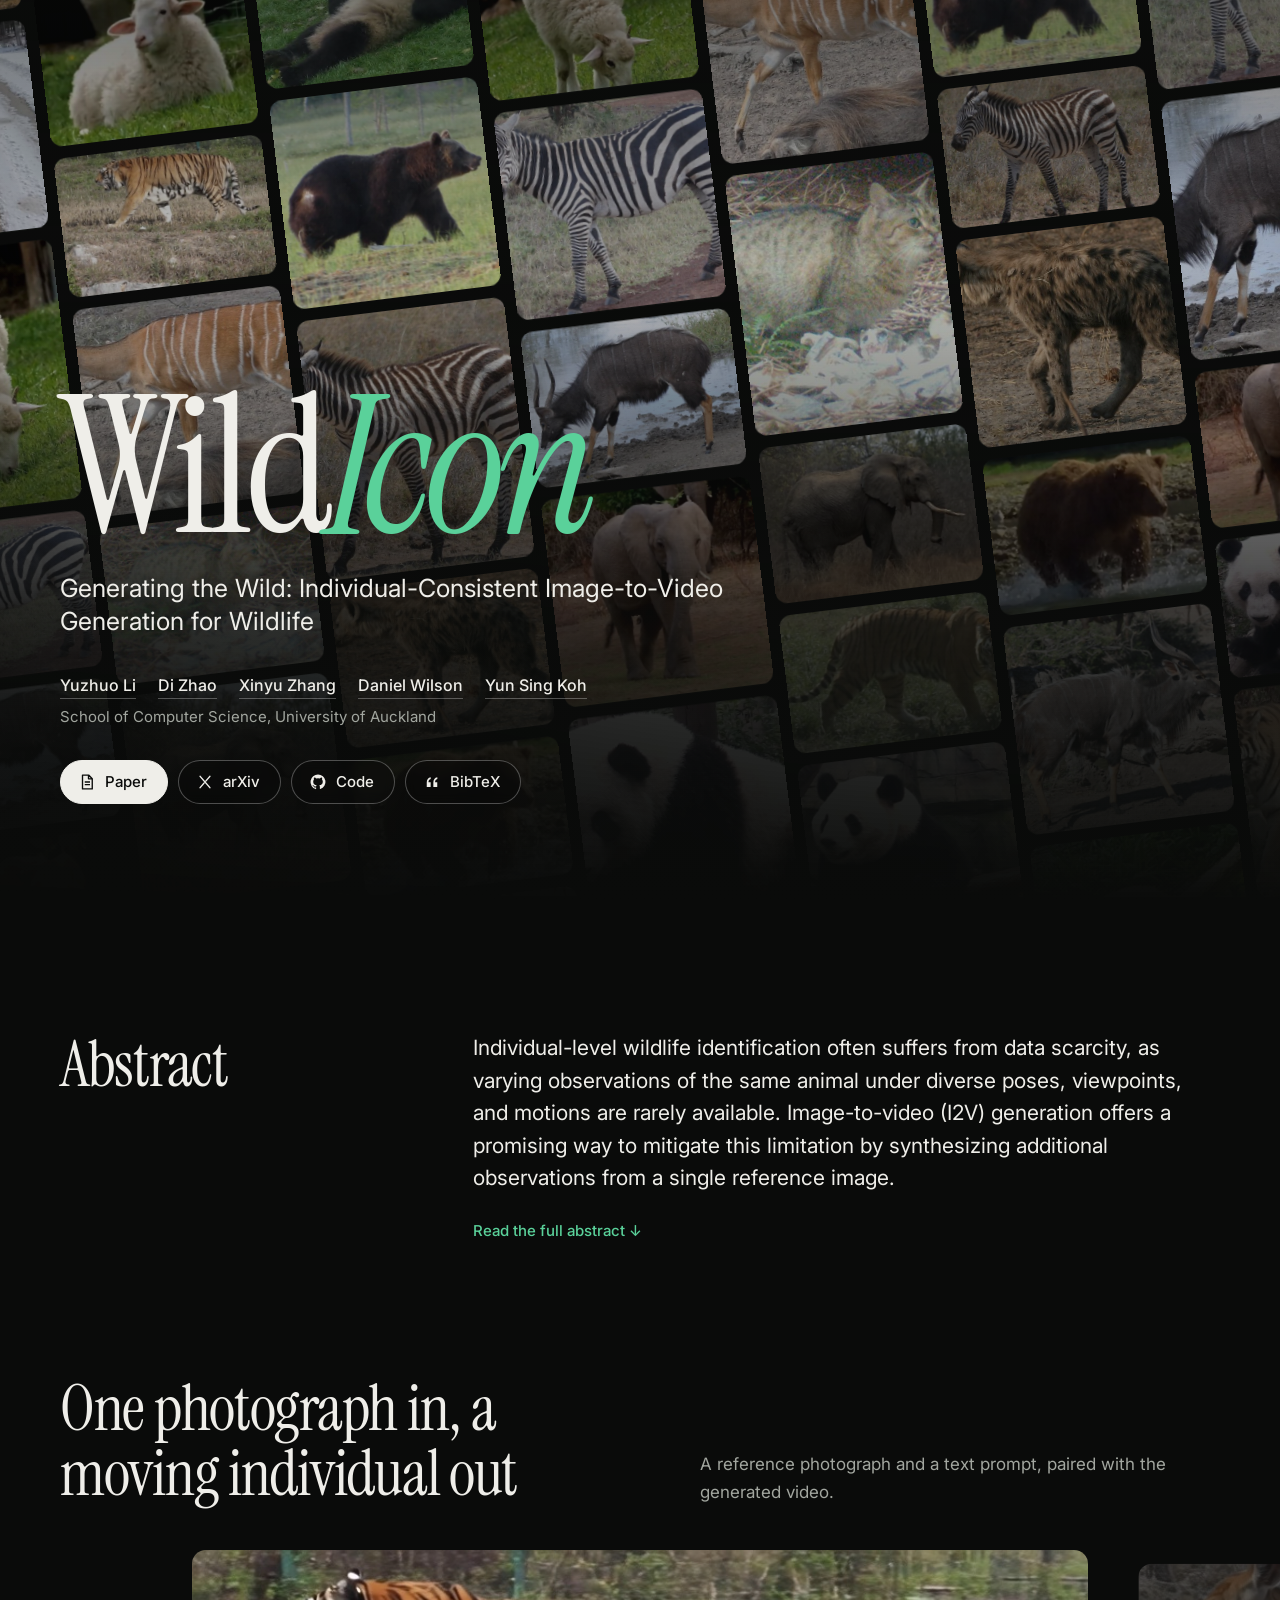
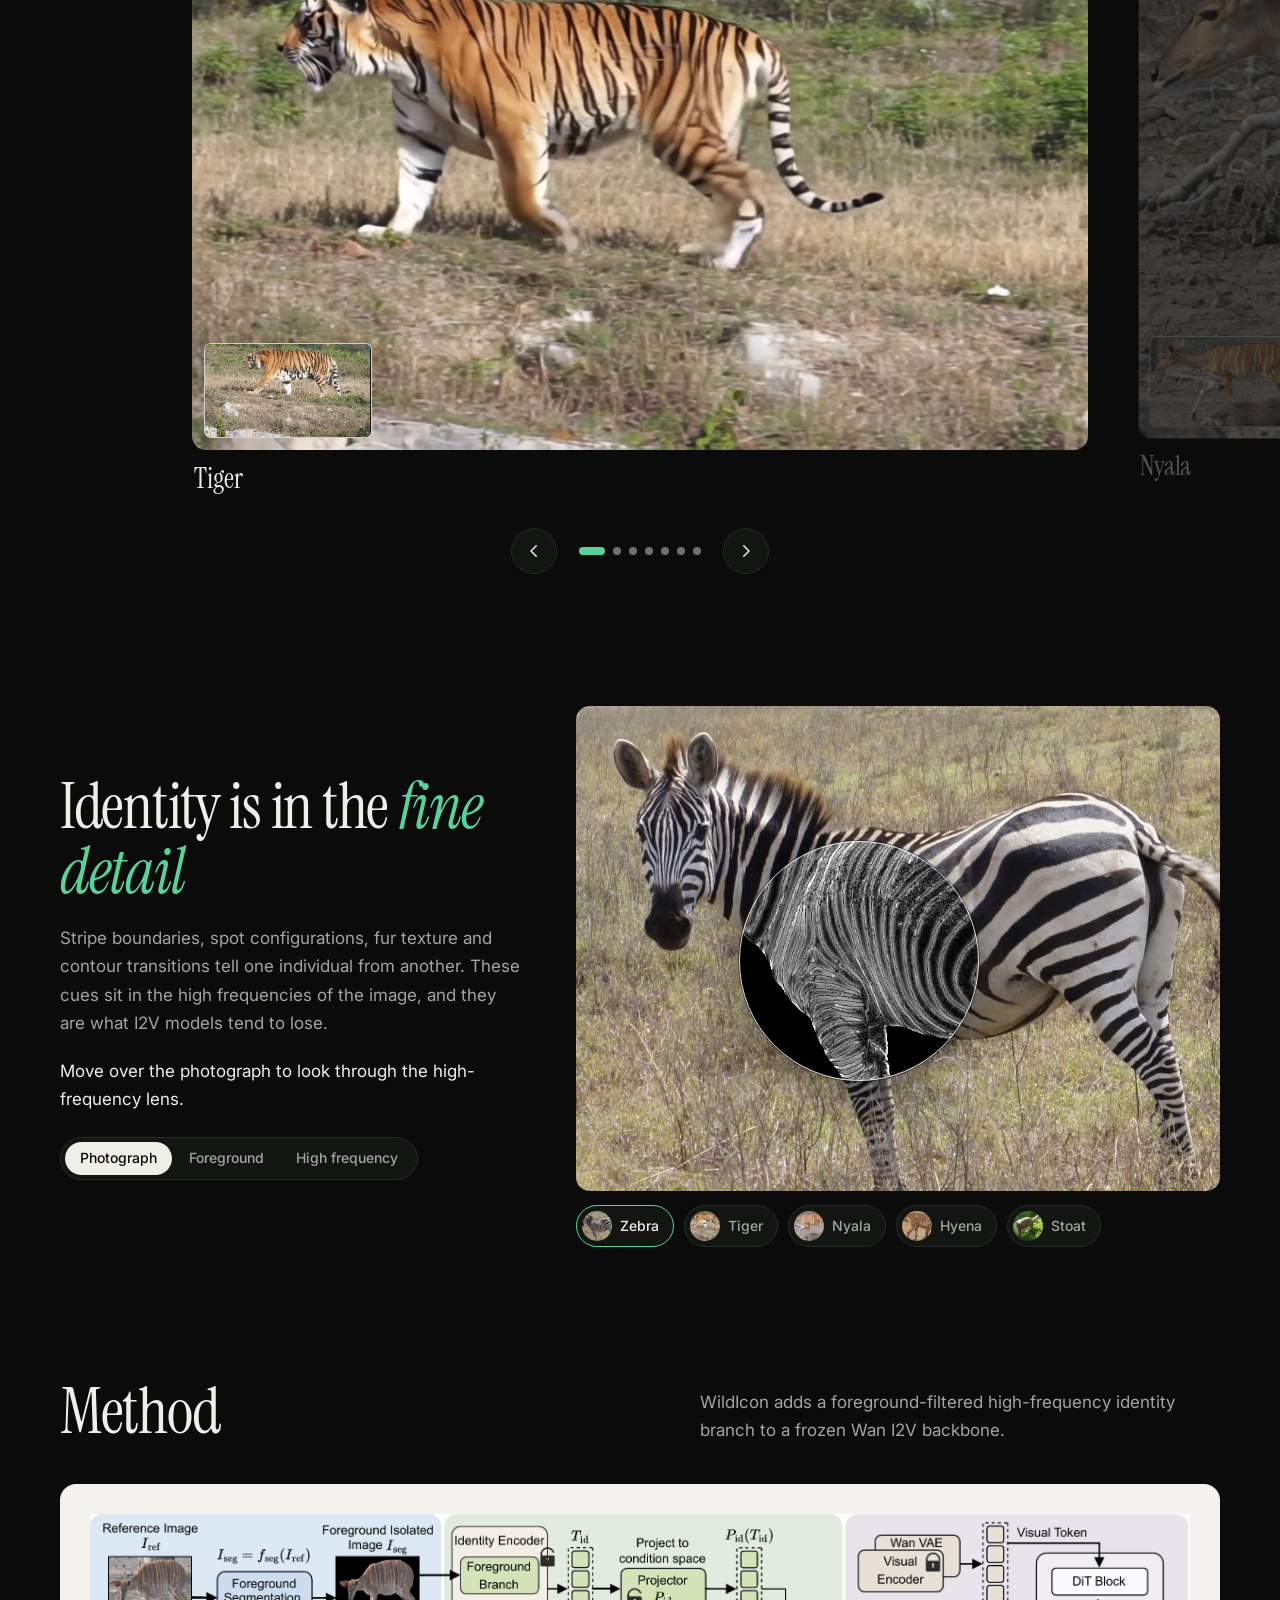
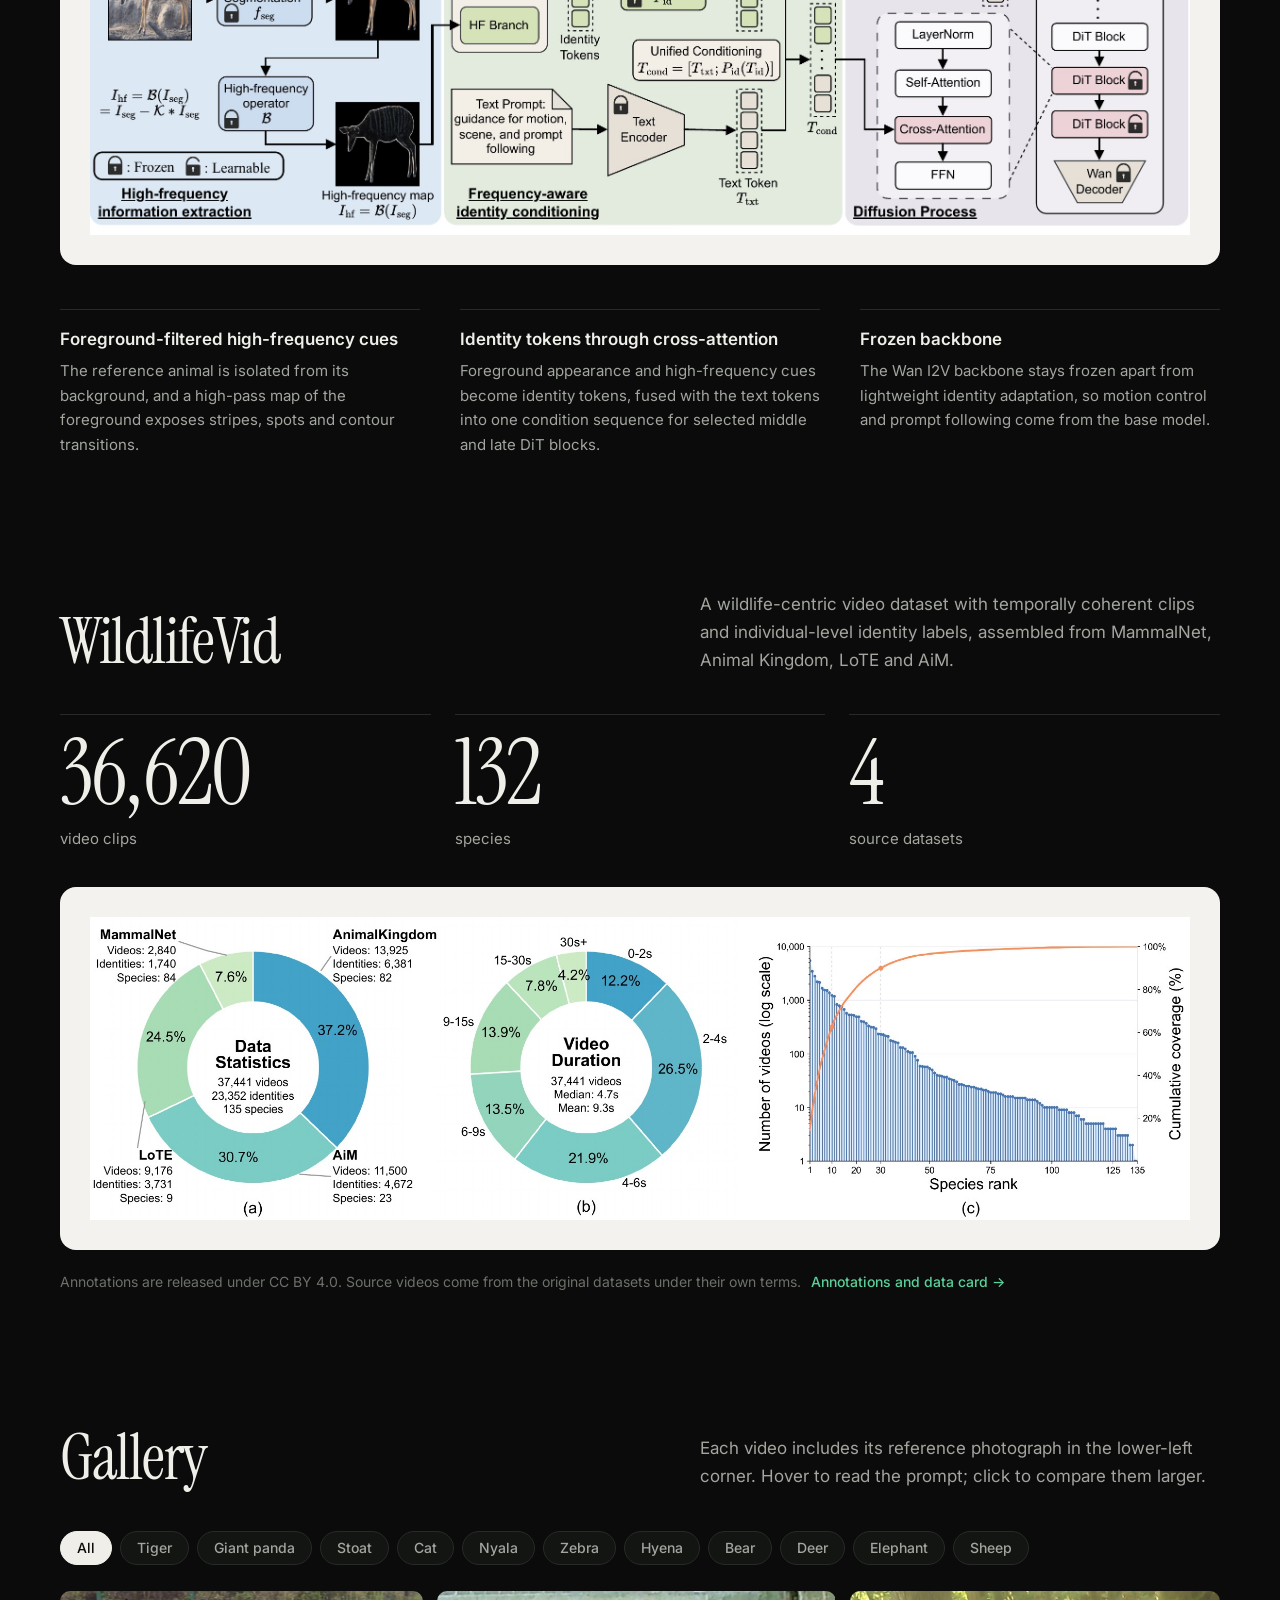
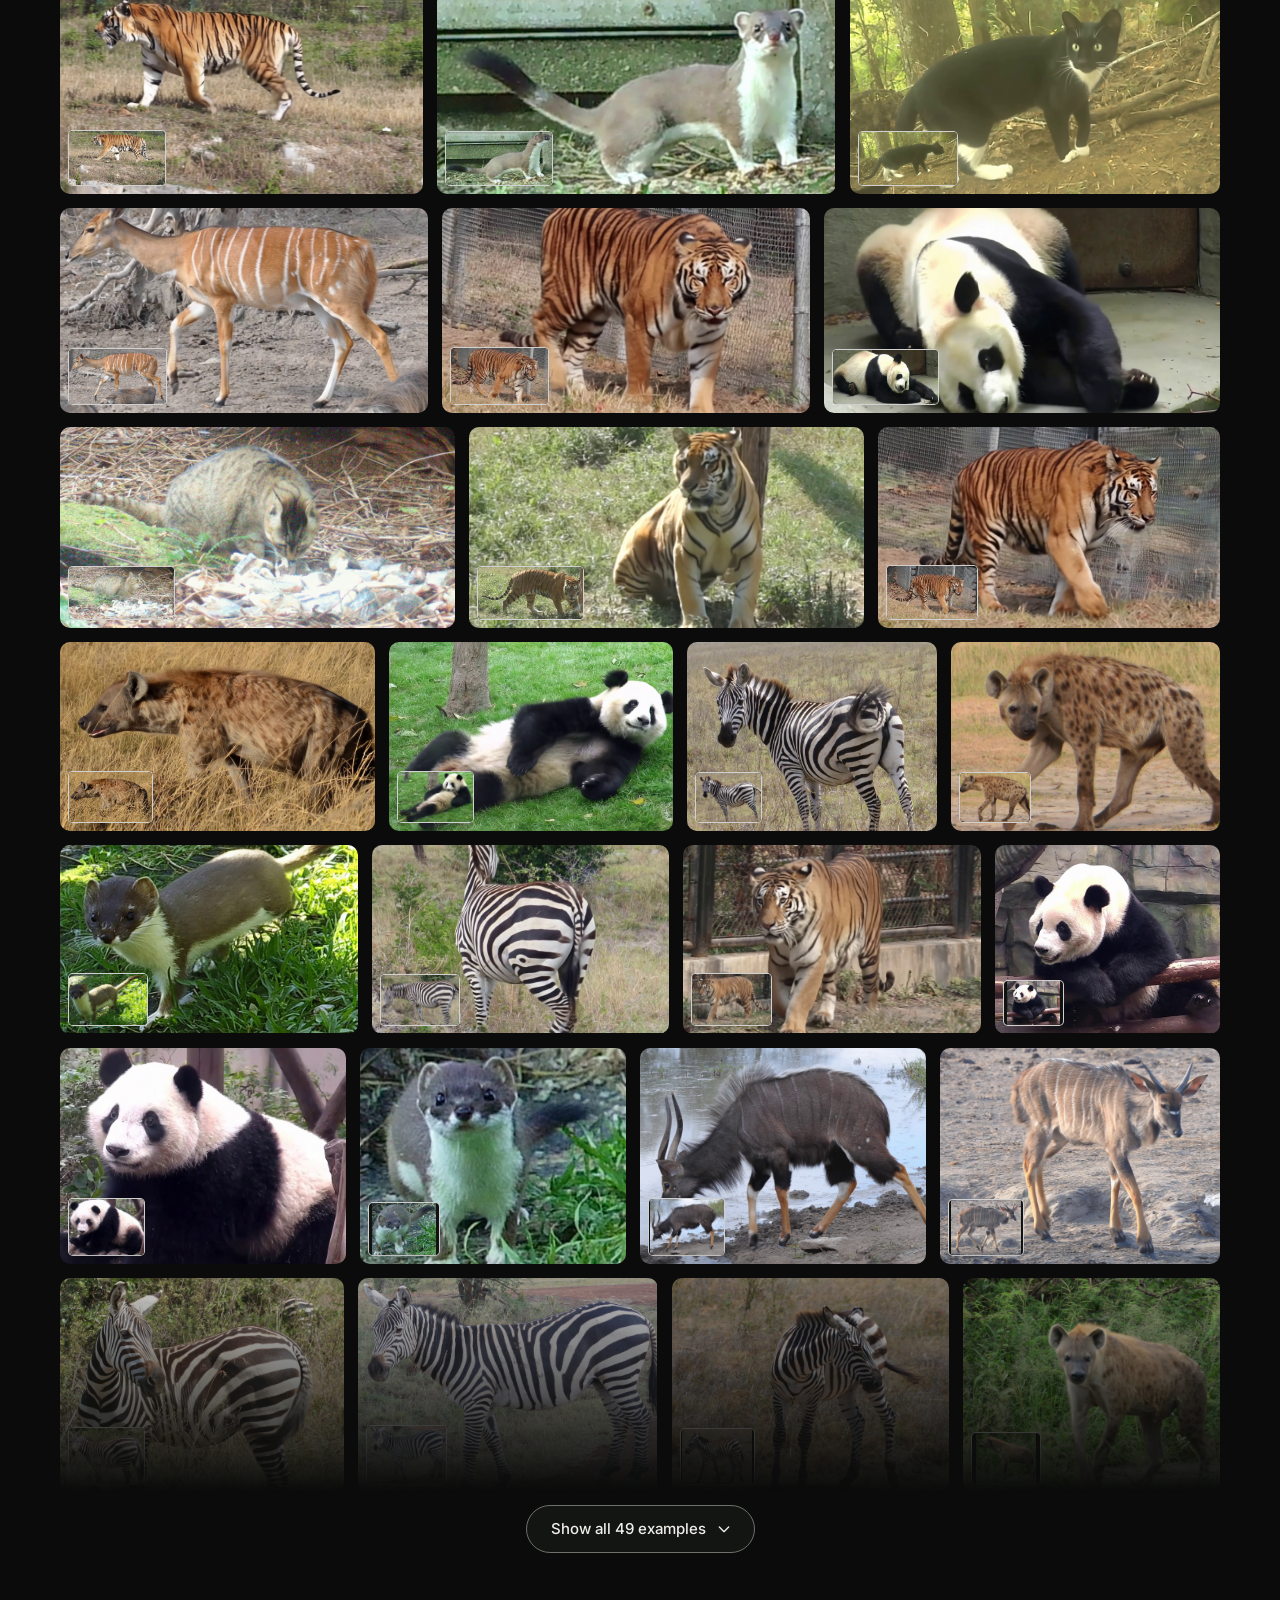
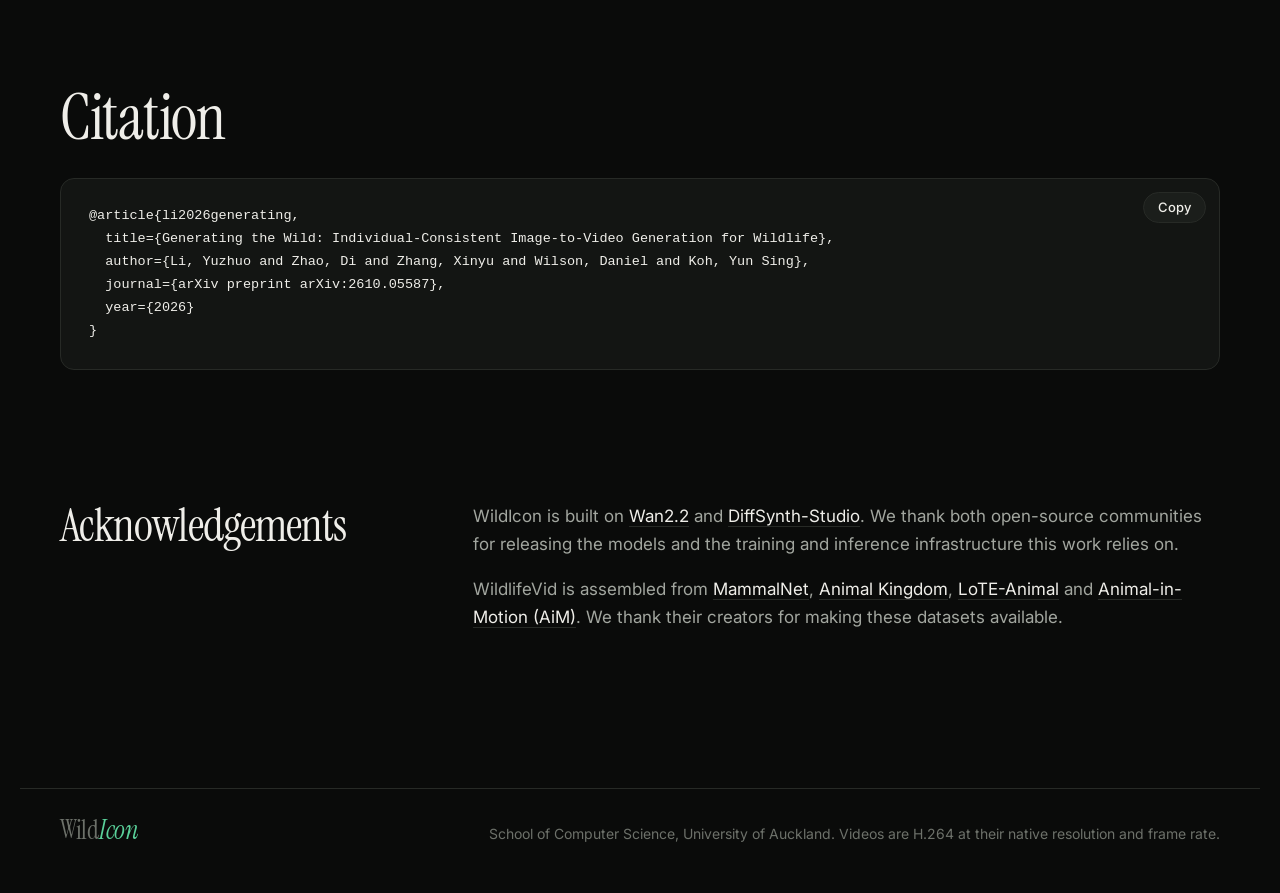
<file: index.html>
<!doctype html>
<html lang="en">
<head>
  <meta charset="utf-8">
  <meta name="viewport" content="width=device-width, initial-scale=1">
  <title>WildIcon</title>
  <meta name="description" content="WildIcon: individual-consistent image-to-video generation for wildlife. NeurIPS 2026.">
  <meta name="theme-color" content="#0a0b0a">
  <meta property="og:title" content="WildIcon: Generating the Wild">
  <meta property="og:description" content="Individual-consistent image-to-video generation for wildlife. NeurIPS 2026.">
  <meta property="og:type" content="website">
  <meta property="og:url" content="https://ml-4-socialgood.github.io/WildIcon/">
  <meta property="og:image" content="https://ml-4-socialgood.github.io/WildIcon/static/social.jpg">
  <meta property="og:image:width" content="1200">
  <meta property="og:image:height" content="630">
  <meta name="twitter:card" content="summary_large_image">
  <link rel="icon" href="static/favicon.svg" type="image/svg+xml">
  <link rel="preconnect" href="https://fonts.googleapis.com">
  <link rel="preconnect" href="https://fonts.gstatic.com" crossorigin>
  <link href="https://fonts.googleapis.com/css2?family=Instrument+Serif:ital@0;1&family=Inter:wght@400;500;600&display=swap" rel="stylesheet">
  <link rel="stylesheet" href="static/css/style.css?v=gallery-spacing-20261009">
</head>
<body>

<svg width="0" height="0" style="position:absolute" aria-hidden="true">
  <symbol id="i-paper" viewBox="0 0 24 24"><path fill="none" stroke="currentColor" stroke-width="1.8" stroke-linejoin="round" d="M6 2.8h8.2L19 7.6v13.6H6zM14 2.8v5h5M9 12h7M9 15.5h7"/></symbol>
  <symbol id="i-code" viewBox="0 0 24 24"><path fill="currentColor" d="M12 2a10 10 0 0 0-3.16 19.49c.5.09.68-.22.68-.48v-1.7c-2.78.6-3.37-1.34-3.37-1.34-.45-1.16-1.11-1.47-1.11-1.47-.91-.62.07-.6.07-.6 1 .07 1.53 1.03 1.53 1.03.9 1.52 2.34 1.08 2.91.83.09-.65.35-1.09.63-1.34-2.22-.25-4.55-1.11-4.55-4.94 0-1.09.39-1.98 1.03-2.68-.1-.25-.45-1.27.1-2.64 0 0 .84-.27 2.75 1.02a9.6 9.6 0 0 1 5 0c1.91-1.29 2.75-1.02 2.75-1.02.55 1.37.2 2.39.1 2.64.64.7 1.03 1.59 1.03 2.68 0 3.84-2.34 4.68-4.57 4.93.36.31.68.92.68 1.85V21c0 .27.18.58.69.48A10 10 0 0 0 12 2"/></symbol>
  <symbol id="i-data" viewBox="0 0 24 24"><g fill="none" stroke="currentColor" stroke-width="1.8"><ellipse cx="12" cy="5.5" rx="7.5" ry="2.8"/><path d="M4.5 5.5v13c0 1.55 3.36 2.8 7.5 2.8s7.5-1.25 7.5-2.8v-13M4.5 12c0 1.55 3.36 2.8 7.5 2.8s7.5-1.25 7.5-2.8"/></g></symbol>
  <symbol id="i-quote" viewBox="0 0 24 24"><path fill="currentColor" d="M5 18.5h5.2v-6.2H7.3c0-2.5 1-3.9 3-4.4V5.5C6.9 6 5 8.6 5 12.6zm8.8 0H19v-6.2h-2.9c0-2.5 1-3.9 3-4.4V5.5c-3.4.5-5.3 3.1-5.3 7.1z"/></symbol>
  <symbol id="i-arxiv" viewBox="0 0 24 24"><path fill="none" stroke="currentColor" stroke-width="2" stroke-linecap="round" d="M5.5 4.5l13 15M18.5 4.5l-5.2 6M10.7 13.5l-5.2 6"/></symbol>
  <symbol id="i-down" viewBox="0 0 24 24"><path fill="none" stroke="currentColor" stroke-width="2" stroke-linecap="round" stroke-linejoin="round" d="M5 9l7 7 7-7"/></symbol>
  <symbol id="i-up" viewBox="0 0 24 24"><path fill="none" stroke="currentColor" stroke-width="2" stroke-linecap="round" stroke-linejoin="round" d="M12 19V5M5.5 11.5L12 5l6.5 6.5"/></symbol>
  <symbol id="i-left" viewBox="0 0 24 24"><path fill="none" stroke="currentColor" stroke-width="2" stroke-linecap="round" stroke-linejoin="round" d="M15 5l-7 7 7 7"/></symbol>
  <symbol id="i-right" viewBox="0 0 24 24"><path fill="none" stroke="currentColor" stroke-width="2" stroke-linecap="round" stroke-linejoin="round" d="M9 5l7 7-7 7"/></symbol>
  <symbol id="i-play" viewBox="0 0 24 24"><path fill="currentColor" d="M7 4.5v15l12.5-7.5z"/></symbol>
  <symbol id="i-pause" viewBox="0 0 24 24"><path fill="currentColor" d="M6.5 4.5h4v15h-4zM13.5 4.5h4v15h-4z"/></symbol>
</svg>

<nav class="topnav" id="topnav" aria-label="Sections">
  <a class="wordmark" href="#top">Wild<em>Icon</em></a>
  <div class="nav-links">
    <a href="#abstract">Abstract</a>
    <a href="#results">Results</a>
    <a href="#observation">Observation</a>
    <a href="#method">Method</a>
    <a href="#wildlifevid">Dataset</a>
    <a href="#gallery">Gallery</a>
    <a href="#citation">BibTeX</a>
  </div>
</nav>

<header class="hero" id="top">
  <div class="hero-wall" data-wall aria-hidden="true"></div>
  <div class="hero-shade" aria-hidden="true"></div>

  <div class="hero-content wrap">
    <h1>Wild<em>Icon</em></h1>
    <p class="subtitle">Generating the Wild: Individual-Consistent Image-to-Video Generation for&nbsp;Wildlife</p>

    <p class="authors">
      <a href="https://jim-lyz1024.github.io/">Yuzhuo Li</a>
      <a href="https://virtuezhao.github.io/">Di Zhao</a>
      <a href="https://zhangxinyu-xyz.github.io/">Xinyu Zhang</a>
      <a href="https://profiles.auckland.ac.nz/daniel-wilson">Daniel Wilson</a>
      <a href="https://profiles.auckland.ac.nz/y-koh">Yun Sing Koh</a>
    </p>
    <p class="affiliation">School of Computer Science, University of Auckland</p>

    <div class="buttons">
      <a class="btn primary" href="https://openreview.net/forum?id=Twfrs5sTBH"><svg><use href="#i-paper"/></svg>Paper</a>
      <a class="btn" href="https://arxiv.org/abs/2610.05587"><svg><use href="#i-arxiv"/></svg>arXiv</a>
      <a class="btn" href="https://github.com/ML-4-SocialGood/WildIcon"><svg><use href="#i-code"/></svg>Code</a>
      <a class="btn" href="#citation"><svg><use href="#i-quote"/></svg>BibTeX</a>
    </div>
  </div>

</header>

<main>

<section class="wrap split reveal" id="abstract">
  <h2>Abstract</h2>
  <div class="abstract" id="abstract-body">
    <p class="lead">Individual-level wildlife identification often suffers from data scarcity, as varying observations of the same animal under diverse poses, viewpoints, and motions are rarely available. Image-to-video (I2V) generation offers a promising way to mitigate this limitation by synthesizing additional observations from a single reference image.</p>
    <div class="more-text">
      <p>However, existing I2V models mainly emphasize global layout, semantics, and motion, and therefore often fail to preserve fine-grained local appearance cues that distinguish one wildlife individual from another, such as fur texture, stripe boundaries, spot configurations, and contour transitions. We observe that these identity-critical cues are closely related to high-frequency information, which is essential for distinguishing individuals.</p>
      <p>To address this challenge, we propose <strong>WildIcon</strong>, a high-frequency-guided I2V framework for wildlife individual consistency. Specifically, WildIcon introduces a frequency-aware identity encoding branch that extracts individual-specific high-frequency cues from the reference image. Combined with isolated foreground information, the resulting identity tokens are then injected into cross-attention blocks as identity conditioning. Building on a frozen backbone with lightweight identity adaptation, WildIcon preserves fine-grained identity cues visible in the reference image while retaining the motion controllability and semantic fidelity of the base I2V model.</p>
      <p>In addition, to support the training and evaluation of wildlife individual-consistent I2V, we construct <strong>WildlifeVid</strong>, a wildlife-centric video dataset with high-quality, temporally coherent clips and individual-level identity labels. Experiments on I2V generation and downstream animal re-identification (ReID) show that WildIcon achieves stronger individual consistency than existing baselines, and that its filtered outputs can serve as useful candidate training augmentations for downstream ReID.</p>
    </div>
    <button type="button" class="text-btn" id="abstract-toggle" aria-expanded="false" aria-controls="abstract-body">Read the full abstract</button>
  </div>
</section>

<section class="featured reveal" id="results">
  <div class="wrap section-head">
    <h2>One photograph in, a moving individual&nbsp;out</h2>
    <p>A reference photograph and a text prompt, paired with the generated video.</p>
  </div>
  <div class="carousel" data-carousel>
    <div class="track" data-track></div>
    <div class="wrap carousel-controls">
      <button type="button" class="round" data-prev aria-label="Previous example"><svg><use href="#i-left"/></svg></button>
      <div class="dots" data-dots></div>
      <button type="button" class="round" data-next aria-label="Next example"><svg><use href="#i-right"/></svg></button>
    </div>
  </div>
</section>

<section class="wrap observation reveal" id="observation">
  <div class="obs-text">
    <h2>Identity is in the <em>fine detail</em></h2>
    <p>Stripe boundaries, spot configurations, fur texture and contour transitions tell one individual from another. These cues sit in the high frequencies of the image, and they are what I2V models tend to lose.</p>
    <p class="hint">Move over the photograph to look through the high-frequency lens.</p>
    <div class="seg-control" role="radiogroup" aria-label="Base layer" data-layer-control>
      <button type="button" role="radio" aria-checked="true" data-layer="rgb">Photograph</button>
      <button type="button" role="radio" aria-checked="false" data-layer="seg">Foreground</button>
      <button type="button" role="radio" aria-checked="false" data-layer="hf">High frequency</button>
    </div>
  </div>
  <div class="obs-stage">
    <div class="lens-stage" data-lens aria-label="Reference photograph with a high-frequency lens">
      <img class="lens-base" alt="">
      <img class="lens-top" alt="" aria-hidden="true">
      <span class="lens-ring" aria-hidden="true"></span>
    </div>
    <div class="lens-picker" data-lens-picker></div>
  </div>
</section>

<section class="wrap reveal" id="method">
  <div class="section-head">
    <h2>Method</h2>
    <p>WildIcon adds a foreground-filtered high-frequency identity branch to a frozen Wan I2V backbone.</p>
  </div>
  <figure class="panel">
    <img src="static/figures/method.jpg" alt="WildIcon framework: foreground segmentation and a high-frequency operator feed an identity encoder whose tokens are fused with text tokens and injected into selected DiT blocks of a frozen Wan I2V backbone." loading="lazy">
  </figure>
  <div class="points">
    <div>
      <h3>Foreground-filtered high-frequency cues</h3>
      <p>The reference animal is isolated from its background, and a high-pass map of the foreground exposes stripes, spots and contour transitions.</p>
    </div>
    <div>
      <h3>Identity tokens through cross-attention</h3>
      <p>Foreground appearance and high-frequency cues become identity tokens, fused with the text tokens into one condition sequence for selected middle and late DiT blocks.</p>
    </div>
    <div>
      <h3>Frozen backbone</h3>
      <p>The Wan I2V backbone stays frozen apart from lightweight identity adaptation, so motion control and prompt following come from the base model.</p>
    </div>
  </div>
</section>

<section class="wrap reveal" id="wildlifevid">
  <div class="section-head">
    <h2>WildlifeVid</h2>
    <p>A wildlife-centric video dataset with temporally coherent clips and individual-level identity labels, assembled from MammalNet, Animal Kingdom, LoTE and AiM.</p>
  </div>
  <div class="stats">
    <div><span class="num" data-count="37441">37,441</span><span class="label">video clips</span></div>
    <div><span class="num" data-count="135">135</span><span class="label">species</span></div>
    <div><span class="num" data-count="4">4</span><span class="label">source datasets</span></div>
  </div>
  <figure class="panel">
    <img src="static/figures/dataset.jpg" alt="WildlifeVid statistics: source datasets, clip durations, and the per-species distribution of videos." loading="lazy">
  </figure>
  <p class="fine">Annotations are released under CC BY 4.0. Source videos come from the original datasets under their own terms. <a class="arrow" href="https://github.com/ML-4-SocialGood/WildIcon/tree/main/annotations">Annotations and data card</a></p>
</section>

<section class="wrap reveal" id="gallery">
  <div class="section-head">
    <h2>Gallery</h2>
    <p>Each video includes its reference photograph in the lower-left corner. Hover to read the prompt; click to compare them larger.</p>
  </div>
  <div class="chips" role="toolbar" aria-label="Filter by species" data-chips></div>
  <div class="grid" data-grid></div>
  <div class="more-wrap"><button type="button" class="more-btn" data-more aria-controls="gallery" hidden></button></div>
</section>

<section class="wrap reveal" id="citation">
  <h2>Citation</h2>
  <div class="bibtex">
    <button type="button" class="copy" data-copy="#bibtex">Copy</button>
<pre id="bibtex">@article{li2026generating,
  title={Generating the Wild: Individual-Consistent Image-to-Video Generation for Wildlife},
  author={Li, Yuzhuo and Zhao, Di and Zhang, Xinyu and Wilson, Daniel and Koh, Yun Sing},
  journal={arXiv preprint arXiv:2610.05587},
  year={2026}
}</pre>
  </div>
</section>

<section class="wrap split reveal" id="acknowledgements">
  <h2>Acknowledgements</h2>
  <div class="ack">
    <p>WildIcon is built on <a href="https://github.com/Wan-Video/Wan2.2">Wan2.2</a> and <a href="https://github.com/modelscope/DiffSynth-Studio">DiffSynth-Studio</a>. We thank both open-source communities for releasing the models and the training and inference infrastructure this work relies on.</p>
    <p>WildlifeVid is assembled from <a href="https://mammal-net.github.io/">MammalNet</a>, <a href="https://github.com/sutdcv/Animal-Kingdom">Animal Kingdom</a>, <a href="https://lote-animal.github.io/">LoTE-Animal</a> and <a href="https://github.com/briannlongzhao/Animal-in-Motion">Animal-in-Motion (AiM)</a>. We thank their creators for making these datasets available.</p>
  </div>
</section>

</main>

<footer class="wrap footer">
  <span class="wordmark">Wild<em>Icon</em></span>
  <span>School of Computer Science, University of Auckland. Videos are H.264 at their native resolution and frame rate.</span>
</footer>

<button type="button" class="to-top" id="to-top" aria-label="Back to top">
  <svg class="ring" viewBox="0 0 48 48" aria-hidden="true"><circle class="track" cx="24" cy="24" r="22"/><circle class="bar" cx="24" cy="24" r="22"/></svg>
  <svg class="arrow" viewBox="0 0 24 24" aria-hidden="true"><use href="#i-up"/></svg>
</button>

<dialog class="viewer" id="viewer">
  <button type="button" class="viewer-close" aria-label="Close">Close</button>
  <div class="viewer-body">
  </div>
  <p class="viewer-prompt"></p>
</dialog>

<script src="static/data.js"></script>
<script src="static/js/page.js?v=gallery-spacing-20261009"></script>
</body>
</html>
</file>
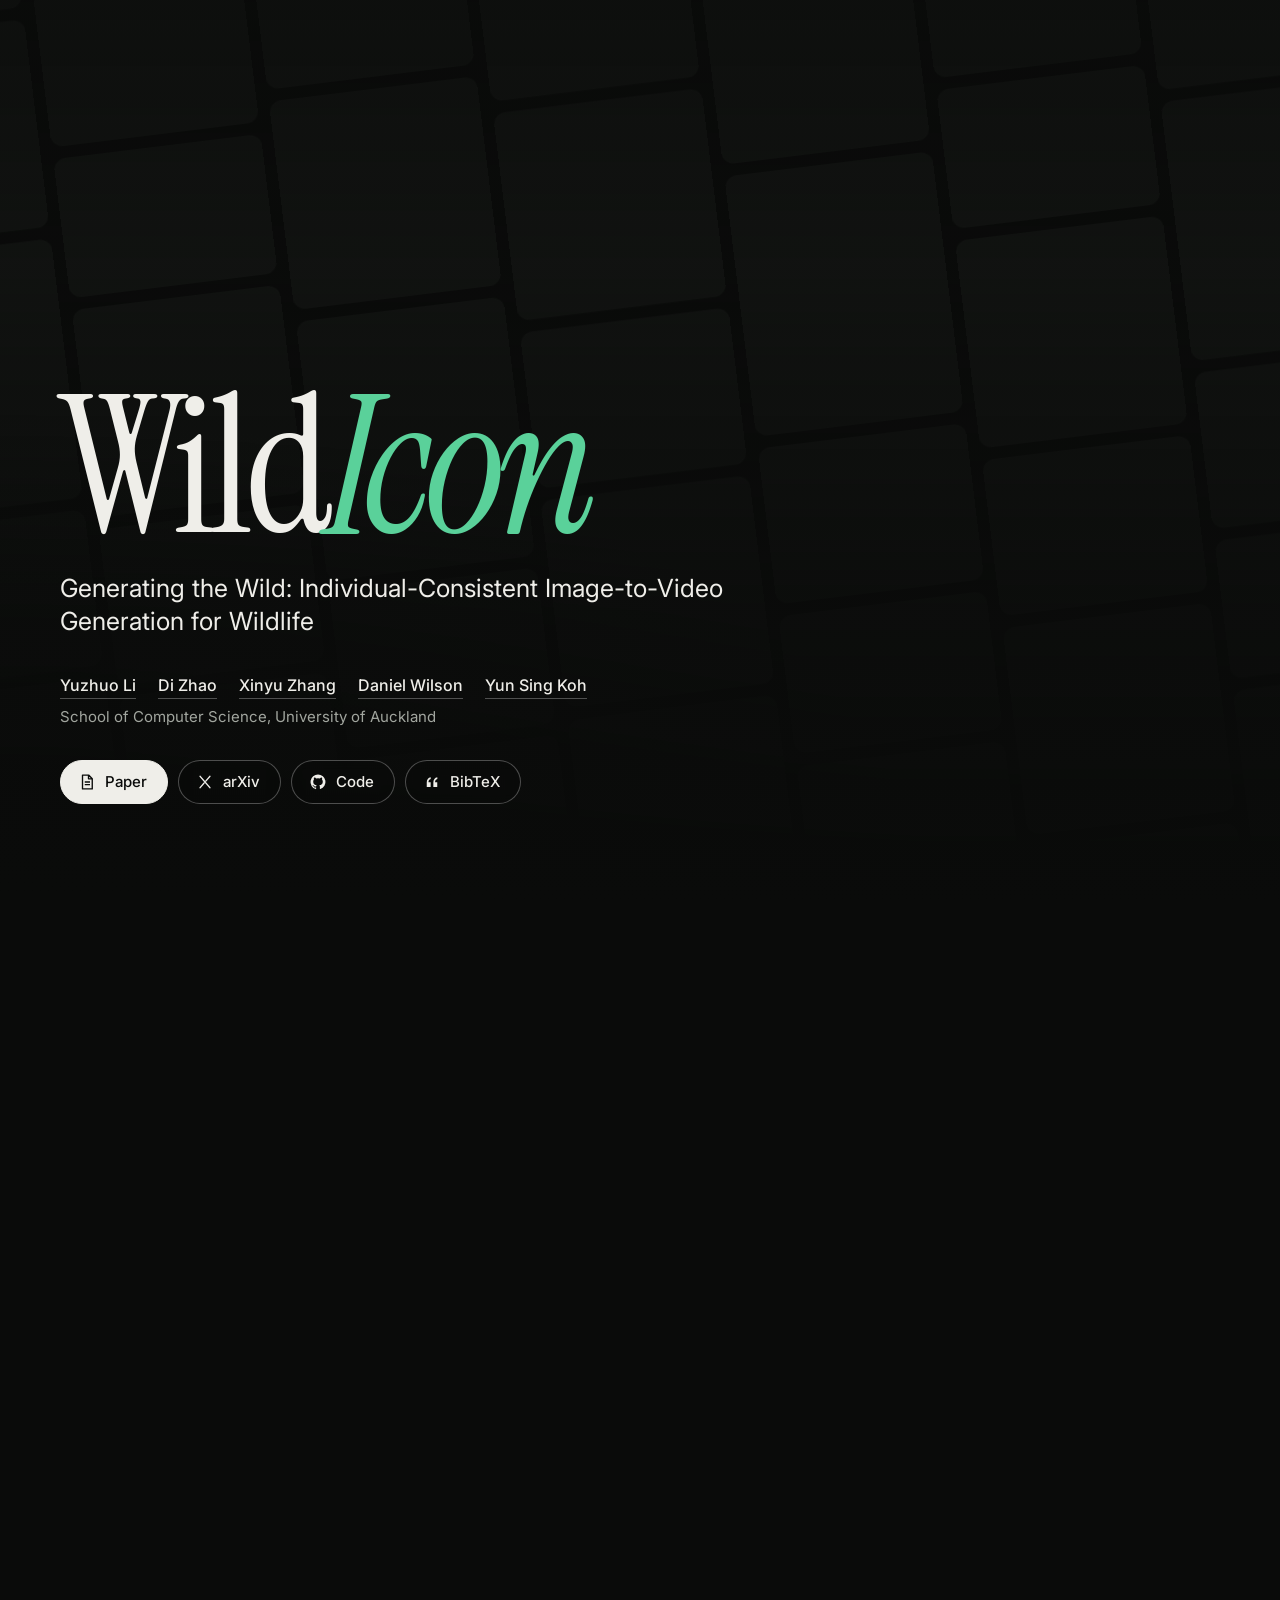
<file: preview.html>
<!doctype html>
<html lang="en">
<head>
  <meta charset="utf-8">
  <meta name="viewport" content="width=device-width, initial-scale=1">
  <meta http-equiv="refresh" content="0;url=index.html">
  <title>WildIcon</title>
</head>
<body><p><a href="index.html">Open WildIcon</a></p></body>
</html>
</file>
<file: static/css/style.css>
:root {
  --bg: #0a0b0a;
  --bg-2: #131513;
  --bg-3: #1b1e1b;
  --ink: #efeee9;
  --ink-2: #a2a69f;
  --ink-3: #6d716a;
  --rule: #272a26;
  --accent: #5ad19a;
  --accent-deep: #1a7a4a;
  --paper: #f3f2ee;
  --warn: #f2c94c;
  --wide: 1240px;
  --measure: 760px;
  --serif: "Instrument Serif", "Times New Roman", serif;
  --sans: "Inter", "Helvetica Neue", Arial, system-ui, sans-serif;
  color-scheme: dark;
}

* { box-sizing: border-box; }
html { -webkit-text-size-adjust: 100%; scroll-behavior: smooth; scroll-padding-top: 72px; }

body {
  margin: 0;
  background: var(--bg);
  color: var(--ink);
  font: 400 17px/1.65 var(--sans);
  -webkit-font-smoothing: antialiased;
}

a { color: inherit; text-decoration: none; }
img, video { display: block; max-width: 100%; }
svg { width: 1em; height: 1em; flex: none; }
em { font-style: italic; }
::selection { background: var(--accent); color: #000; }

.wrap { max-width: var(--wide); margin: 0 auto; padding-left: 40px; padding-right: 40px; }

/* ---------- top nav (appears after the hero) ---------- */

.topnav {
  position: fixed;
  inset: 0 0 auto 0;
  z-index: 50;
  display: flex;
  align-items: center;
  gap: 16px;
  height: 60px;
  padding: 0 40px;
  background: rgba(10, 11, 10, .72);
  backdrop-filter: blur(14px) saturate(140%);
  -webkit-backdrop-filter: blur(14px) saturate(140%);
  border-bottom: 1px solid var(--rule);
  transform: translateY(-100%);
  transition: transform .35s ease;
}
.topnav.show { transform: none; }
.wordmark { font-family: var(--serif); font-size: 26px; line-height: 1; letter-spacing: -.01em; }
.wordmark em { color: var(--accent); }
.nav-links { margin-left: auto; display: flex; gap: 26px; font-size: 14px; color: var(--ink-2); }
.nav-links a:hover, .nav-links a.active { color: var(--ink); }

/* ---------- hero ---------- */

.hero {
  position: relative;
  min-height: 100svh;
  display: flex;
  align-items: flex-end;
  overflow: hidden;
  isolation: isolate;
}

/* static tilted wall of rounded reference photographs */
.hero-wall {
  position: absolute;
  inset: -22% -10%;
  z-index: -2;
  display: flex;
  align-items: flex-start;
  gap: 12px;
  transform: rotate(-7deg);
}
.wall-col { flex: 1 1 0; min-width: 0; display: flex; flex-direction: column; gap: 12px; }
.wall-tile { position: relative; aspect-ratio: var(--ar, 4 / 3); border-radius: 12px; overflow: hidden; background: var(--bg-2); flex: none; }
.wall-tile img { width: 100%; height: 100%; object-fit: cover; filter: saturate(.9); }

.hero-shade {
  position: absolute;
  inset: 0;
  z-index: -1;
  background:
    linear-gradient(180deg, rgba(10, 11, 10, .55) 0%, rgba(10, 11, 10, .25) 30%, rgba(10, 11, 10, .78) 68%, var(--bg) 100%),
    radial-gradient(120% 90% at 0% 100%, rgba(10, 11, 10, .85) 0%, rgba(10, 11, 10, 0) 60%);
}

.hero-content { width: 100%; padding-bottom: 96px; padding-top: 120px; }

h1 {
  margin: 0;
  font-family: var(--serif);
  font-weight: 400;
  font-size: clamp(88px, 15vw, 216px);
  line-height: .86;
  letter-spacing: -.035em;
}
h1 em { color: var(--accent); }

.subtitle {
  margin: 22px 0 0;
  max-width: 760px;
  font-size: clamp(19px, 2.1vw, 25px);
  line-height: 1.32;
  color: var(--ink);
}

.authors { margin: 34px 0 0; display: flex; flex-wrap: wrap; gap: 4px 22px; font-size: 16px; font-weight: 500; }
.authors a { border-bottom: 1px solid rgba(255, 255, 255, .28); }
.authors a:hover { border-color: var(--accent); color: var(--accent); }
.affiliation { margin: 6px 0 0; color: var(--ink-2); font-size: 15px; }

.buttons { margin-top: 30px; display: flex; flex-wrap: wrap; gap: 10px; }
.btn {
  display: inline-flex;
  align-items: center;
  gap: 9px;
  height: 44px;
  padding: 0 20px 0 17px;
  border: 1px solid rgba(255, 255, 255, .28);
  border-radius: 999px;
  background: rgba(10, 11, 10, .35);
  backdrop-filter: blur(6px);
  font-size: 15px;
  font-weight: 500;
  transition: background .2s, color .2s, border-color .2s;
}
.btn svg { font-size: 18px; }
.btn:hover { border-color: var(--ink); background: rgba(255, 255, 255, .08); }
.btn.primary { background: var(--ink); color: #0a0b0a; border-color: var(--ink); }
.btn.primary:hover { background: var(--accent); border-color: var(--accent); }


/* ---------- sections ---------- */

main > section { padding-top: 132px; }

h2 {
  margin: 0;
  font-family: var(--serif);
  font-weight: 400;
  font-size: clamp(40px, 5vw, 64px);
  line-height: 1.02;
  letter-spacing: -.02em;
}
h2 em { color: var(--accent); }
h3 { margin: 0 0 8px; font-size: 17px; line-height: 1.35; font-weight: 600; }

.section-head { display: grid; grid-template-columns: minmax(0, 1fr) minmax(0, 1fr); gap: 40px; align-items: end; margin-bottom: 40px; }
.section-head p { margin: 0; color: var(--ink-2); max-width: 520px; justify-self: end; }

.reveal { opacity: 0; transform: translateY(28px); transition: opacity .9s ease, transform .9s cubic-bezier(.2, .7, .2, 1); }
.reveal.in { opacity: 1; transform: none; }

/* ---------- abstract ---------- */

.split { display: grid; grid-template-columns: minmax(0, 1fr) minmax(0, 2fr); gap: 40px; }
.abstract p { margin: 0 0 1em; color: var(--ink-2); }
.abstract .lead { font-size: 21px; line-height: 1.55; color: var(--ink); }
.abstract .more-text { display: none; }
.abstract.open .more-text { display: block; }
.text-btn { padding: 0; border: 0; background: none; color: var(--accent); font: 500 15px/1.4 var(--sans); cursor: pointer; }
.text-btn::after { content: " \2193"; }
.abstract.open .text-btn::after { content: " \2191"; }

/* ---------- featured carousel ---------- */

.featured .section-head { margin-bottom: 36px; }
.carousel { position: relative; }
.track {
  position: relative;
  display: flex;
  gap: 28px;
  overflow-x: auto;
  scroll-snap-type: x mandatory;
  scrollbar-width: none;
  padding: 8px calc(50vw - min(430px, 41vw)) 4px;
  overscroll-behavior-x: contain;
}
.track::-webkit-scrollbar { display: none; }

/* every card has the same height and the width of its own clip */
.card {
  --ch: min(500px, 62vh, calc(86vw / var(--ar)));
  flex: none;
  width: calc(var(--ch) * var(--ar));
  scroll-snap-align: center;
  margin: 0;
  transition: opacity .5s ease, transform .5s ease;
  opacity: .32;
  transform: scale(.95);
}
.card .media { height: var(--ch); }
.card.active { opacity: 1; transform: none; }

/* one example: the video with its reference inset bottom-left */
.media { position: relative; overflow: hidden; border-radius: 14px; background: #000; cursor: zoom-in; }
.media:focus-visible { outline: 2px solid var(--accent); outline-offset: 3px; }
.media video, .media .fill { display: block; width: 100%; height: 100%; object-fit: cover; }
.reference-inset {
  position: absolute;
  left: 12px;
  bottom: 12px;
  z-index: 3;
  width: clamp(72px, 25%, 168px);
  overflow: hidden;
  border: 1px solid rgba(255, 255, 255, .8);
  border-radius: 7px;
  background: #101310;
  pointer-events: none;
}
.reference-inset img { display: block; width: 100%; height: auto; aspect-ratio: var(--reference-ar, 4 / 3); object-fit: contain; }
.hover-prompt {
  position: absolute;
  left: 0;
  right: 0;
  top: 0;
  z-index: 2;
  margin: 0;
  padding: 16px 18px 56px;
  background: linear-gradient(to bottom, rgba(0, 0, 0, .84), rgba(0, 0, 0, .5) 60%, transparent);
  color: #f4f4f0;
  font-size: 14.5px;
  line-height: 1.5;
  opacity: 0;
  transform: translateY(-10px);
  transition: opacity .25s ease, transform .25s ease;
  pointer-events: none;
}
.media:hover .hover-prompt, .media:focus-visible .hover-prompt { opacity: 1; transform: none; }
.media.pending .fill { filter: brightness(.5) saturate(.8); }
.pending-badge {
  position: absolute;
  left: 50%;
  top: 50%;
  transform: translate(-50%, -50%);
  padding: 7px 14px;
  border: 1px dashed rgba(255, 255, 255, .5);
  border-radius: 999px;
  background: rgba(10, 11, 10, .55);
  color: var(--ink);
  font-size: 13px;
  white-space: nowrap;
}

/* reference photograph -> WildIcon video, equal height, each at its own aspect ratio */
.pair { position: relative; display: flex; gap: 10px; align-items: stretch; cursor: zoom-in; }
.pair:focus-visible { outline: 2px solid var(--accent); outline-offset: 4px; border-radius: 14px; }
.panel-ref, .panel-out { position: relative; flex: var(--ar) 1 0; min-width: 0; aspect-ratio: var(--ar); border-radius: 14px; overflow: hidden; background: #000; }
.panel-ref img, .panel-out video, .panel-out img { width: 100%; height: 100%; object-fit: contain; }
.tag {
  position: absolute;
  top: 12px;
  left: 12px;
  z-index: 2;
  padding: 4px 10px;
  border-radius: 999px;
  background: rgba(10, 11, 10, .62);
  backdrop-filter: blur(6px);
  -webkit-backdrop-filter: blur(6px);
  color: var(--ink);
  font-size: 12.5px;
  font-weight: 500;
  line-height: 1.3;
}
.panel-out .tag { background: var(--accent); color: #07140d; }
.join {
  position: absolute;
  top: 50%;
  left: var(--join);
  z-index: 3;
  display: grid;
  place-items: center;
  width: 38px;
  height: 38px;
  margin: -19px 0 0 -19px;
  border-radius: 50%;
  background: var(--ink);
  color: #0a0b0a;
  font-size: 16px;
  box-shadow: 0 0 0 5px var(--bg);
  pointer-events: none;
}

.panel-out.pending {
  display: grid;
  place-items: center;
  border: 1.5px dashed var(--ink-3);
  background: repeating-linear-gradient(135deg, var(--bg-2) 0 14px, var(--bg) 14px 28px);
}
.slot { display: grid; justify-items: center; gap: 10px; padding: 16px; text-align: center; color: var(--ink-2); font-size: 14px; line-height: 1.35; }
.slot svg { width: 46px; height: 46px; padding: 13px 11px 13px 15px; border: 1.5px solid var(--ink-3); border-radius: 50%; color: var(--ink-2); }

.cap { padding: 14px 2px 0; }
.cap .name { font-family: var(--serif); font-size: 28px; line-height: 1.1; }
.original-reference { color: var(--ink-2); font-size: 12px; }
.cap .prompt { margin: 10px 0 0; color: var(--ink-2); font-size: 15px; max-width: 760px; }
@media (hover: hover) and (pointer: fine) { .cap .prompt { display: none; } }
@media (hover: none) { .hover-prompt { display: none; } }

.carousel-controls { display: flex; align-items: center; justify-content: center; gap: 22px; margin-top: 28px; }
.round {
  display: inline-grid;
  place-items: center;
  width: 46px;
  height: 46px;
  border: 1px solid var(--rule);
  border-radius: 50%;
  background: var(--bg-2);
  color: var(--ink);
  font-size: 18px;
  cursor: pointer;
  transition: border-color .2s, background .2s;
}
.round:hover { border-color: var(--ink-2); background: var(--bg-3); }
.round.small { width: 38px; height: 38px; font-size: 15px; }
.dots { display: flex; gap: 8px; }
.dots button { width: 8px; height: 8px; padding: 0; border: 0; border-radius: 999px; background: var(--ink-3); cursor: pointer; transition: width .3s, background .3s; }
.dots button[aria-current="true"] { width: 26px; background: var(--accent); }

/* ---------- observation: frequency lens ---------- */

.observation { display: grid; grid-template-columns: minmax(0, 5fr) minmax(0, 7fr); gap: 56px; align-items: center; }
.obs-text p { color: var(--ink-2); margin: 20px 0 0; }
.obs-text .hint { color: var(--ink); }
.obs-text .formula { font-size: 14px; color: var(--ink-3); }
.obs-text .formula i { font-family: var(--serif); font-size: 1.15em; }

.seg-control { display: inline-flex; flex-wrap: wrap; margin-top: 24px; padding: 4px; gap: 2px; border: 1px solid var(--rule); border-radius: 999px; background: var(--bg-2); }
.seg-control button {
  padding: 8px 15px;
  border: 0;
  border-radius: 999px;
  background: none;
  color: var(--ink-2);
  font: 500 14px/1.2 var(--sans);
  cursor: pointer;
}
.seg-control button[aria-checked="true"] { background: var(--ink); color: #0a0b0a; }

.lens-stage {
  --x: 50%;
  --y: 50%;
  --r: 120px;
  position: relative;
  border-radius: 14px;
  overflow: hidden;
  background: #000;
  cursor: none;
  touch-action: none;
}
.lens-stage img { width: 100%; height: auto; user-select: none; -webkit-user-drag: none; }
.lens-top {
  position: absolute;
  inset: 0;
  height: 100% !important;
  clip-path: circle(var(--r) at var(--x) var(--y));
}
.lens-ring {
  position: absolute;
  left: var(--x);
  top: var(--y);
  width: calc(var(--r) * 2);
  height: calc(var(--r) * 2);
  margin: calc(var(--r) * -1) 0 0 calc(var(--r) * -1);
  border: 1.5px solid rgba(255, 255, 255, .85);
  border-radius: 50%;
  box-shadow: 0 0 0 1px rgba(0, 0, 0, .4), 0 10px 40px rgba(0, 0, 0, .45);
  pointer-events: none;
}
.lens-stage.layer-hf .lens-top, .lens-stage.layer-hf .lens-ring { display: none; }
.lens-stage.layer-hf { cursor: default; }

.lens-picker { display: flex; gap: 10px; margin-top: 14px; overflow-x: auto; scrollbar-width: none; }
.lens-picker button {
  flex: 0 0 auto;
  display: flex;
  align-items: center;
  gap: 8px;
  padding: 5px 14px 5px 5px;
  border: 1px solid var(--rule);
  border-radius: 999px;
  background: var(--bg-2);
  color: var(--ink-2);
  font: 500 14px/1 var(--sans);
  cursor: pointer;
}
.lens-picker img { width: 30px; height: 30px; border-radius: 50%; object-fit: cover; }
.lens-picker button[aria-pressed="true"] { border-color: var(--accent); color: var(--ink); }

/* ---------- method & dataset ---------- */

.panel { margin: 0; padding: clamp(14px, 2.4vw, 30px); border-radius: 16px; background: var(--paper); }
.panel img { width: 100%; height: auto; }

.points { display: grid; grid-template-columns: repeat(3, 1fr); gap: 40px; margin-top: 44px; }
.points > div { border-top: 1px solid var(--rule); padding-top: 18px; }
.points p { margin: 0; color: var(--ink-2); font-size: 15px; }

.stats { display: grid; grid-template-columns: repeat(3, 1fr); gap: 24px; margin-bottom: 36px; }
.stats > div { border-top: 1px solid var(--rule); padding-top: 14px; }
.stats .num { display: block; font-family: var(--serif); font-size: clamp(56px, 7vw, 96px); line-height: 1; letter-spacing: -.02em; font-variant-numeric: tabular-nums; }
.stats .label { display: block; margin-top: 8px; color: var(--ink-2); font-size: 15px; }

.fine { margin: 20px 0 0; font-size: 14px; color: var(--ink-3); }
a.arrow { color: var(--accent); font-weight: 500; margin-left: 6px; }
a.arrow::after { content: " \2192"; }

/* ---------- gallery ---------- */

.chips { display: flex; flex-wrap: wrap; gap: 8px; margin-bottom: 26px; }
.chips button {
  padding: 8px 16px;
  border: 1px solid var(--rule);
  border-radius: 999px;
  background: var(--bg-2);
  color: var(--ink-2);
  font: 500 14px/1.2 var(--sans);
  cursor: pointer;
}
.chips button[aria-pressed="true"] { background: var(--ink); border-color: var(--ink); color: #0a0b0a; }
/* justified rows: one height per row, every clip at its own aspect ratio (sizes set by page.js) */
.grid { display: flex; flex-wrap: wrap; align-items: flex-start; column-gap: 14px; row-gap: 14px; }
.g-tile { margin: 0; flex: none; }
.g-tile[hidden] { display: none; }
.grid.collapsed {
  -webkit-mask-image: linear-gradient(to bottom, #000 calc(100% - 260px), transparent);
  mask-image: linear-gradient(to bottom, #000 calc(100% - 260px), transparent);
}
.more-wrap { display: flex; justify-content: center; margin-top: 12px; }
.more-btn {
  display: inline-flex;
  align-items: center;
  gap: 10px;
  height: 48px;
  padding: 0 22px 0 24px;
  border: 1px solid var(--ink-3);
  border-radius: 999px;
  background: var(--bg-2);
  color: var(--ink);
  font: 500 15px/1 var(--sans);
  cursor: pointer;
  transition: border-color .2s, background .2s;
}
.more-btn:hover { border-color: var(--ink); background: var(--bg-3); }
.more-btn svg { font-size: 16px; transition: transform .3s ease; }
.more-btn[aria-expanded="true"] svg { transform: rotate(180deg); }
.g-tile .media { width: 100%; border-radius: 10px; }
.g-tile .reference-inset { left: 8px; bottom: 8px; width: clamp(54px, 27%, 116px); border-radius: 5px; }
.g-tile .hover-prompt { padding: 10px 12px 36px; font-size: 12.5px; line-height: 1.45; }
.g-tile .cap { display: none; padding: 8px 2px 0; }
.g-tile .cap .prompt { display: none; }
@media (hover: none) {
  .g-tile .cap { display: block; }
  .g-tile .cap .prompt {
    margin-top: 0;
    display: -webkit-box;
    -webkit-line-clamp: 2;
    -webkit-box-orient: vertical;
    overflow: hidden;
    font-size: 13px;
  }
}

/* ---------- citation & footer ---------- */

#acknowledgements h2 { font-size: clamp(36px, 3.6vw, 46px); }
.ack p { margin: 0 0 1em; max-width: var(--measure); color: var(--ink-2); }
.ack a { color: var(--ink); border-bottom: 1px solid var(--rule); transition: color .2s, border-color .2s; }
.ack a:hover { color: var(--accent); border-color: var(--accent); }


#citation h2 { margin-bottom: 28px; }
.bibtex { position: relative; }
.bibtex pre {
  margin: 0;
  padding: 26px 28px;
  border: 1px solid var(--rule);
  border-radius: 14px;
  background: var(--bg-2);
  color: var(--ink);
  font: 13.5px/1.7 ui-monospace, "SF Mono", Menlo, Consolas, monospace;
  overflow-x: auto;
}
.copy {
  position: absolute;
  top: 14px;
  right: 14px;
  padding: 6px 14px;
  border: 1px solid var(--rule);
  border-radius: 999px;
  background: var(--bg-3);
  color: var(--ink);
  font: 500 13px/1.3 var(--sans);
  cursor: pointer;
}
.copy:hover { border-color: var(--ink-2); }

.footer { display: flex; align-items: baseline; justify-content: space-between; gap: 20px; margin-top: 140px; padding-top: 28px; padding-bottom: 48px; border-top: 1px solid var(--rule); color: var(--ink-3); font-size: 14px; }

/* ---------- back to top (ring shows scroll progress) ---------- */

.to-top {
  position: fixed;
  right: 24px;
  bottom: 24px;
  z-index: 40;
  display: grid;
  place-items: center;
  width: 50px;
  height: 50px;
  padding: 0;
  border: 0;
  border-radius: 50%;
  background: rgba(19, 21, 19, .82);
  backdrop-filter: blur(10px);
  -webkit-backdrop-filter: blur(10px);
  color: var(--ink);
  cursor: pointer;
  opacity: 0;
  transform: translateY(12px) scale(.9);
  pointer-events: none;
  transition: opacity .3s ease, transform .3s ease, background .2s;
}
.to-top.show { opacity: 1; transform: none; pointer-events: auto; }
.to-top:hover { background: var(--bg-3); }
.to-top:focus-visible { outline: 2px solid var(--accent); outline-offset: 3px; }
.to-top .ring { position: absolute; inset: 0; width: 100%; height: 100%; transform: rotate(-90deg); }
.to-top .ring circle { fill: none; stroke-width: 2; }
.to-top .ring .track { stroke: var(--rule); }
.to-top .ring .bar { stroke: var(--accent); stroke-linecap: round; stroke-dasharray: 138.23; stroke-dashoffset: 138.23; }
.to-top .arrow { width: 20px; height: 20px; margin: 0; display: block; }

/* ---------- viewer ---------- */

.viewer {
  width: min(1280px, calc(100vw - 32px));
  max-height: calc(100vh - 32px);
  padding: 28px;
  border: 1px solid var(--rule);
  border-radius: 16px;
  background: var(--bg-2);
  color: var(--ink);
}
.viewer::backdrop { background: rgba(0, 0, 0, .82); backdrop-filter: blur(4px); }
.viewer-close { position: absolute; top: 14px; right: 14px; padding: 6px 14px; border: 1px solid var(--rule); border-radius: 999px; background: var(--bg-3); color: var(--ink); font: 500 13px/1.3 var(--sans); cursor: pointer; }
.viewer-body { margin-top: 34px; }
.viewer-body .pair { cursor: default; }
.viewer-title { margin: 16px 0 0; font-family: var(--serif); font-size: 30px; line-height: 1; }
.viewer-prompt { margin: 14px 0 0; max-width: var(--measure); font-size: 15px; color: var(--ink-2); }

/* ---------- small screens ---------- */

@media (max-width: 900px) {
  .wall-col:nth-child(n+6) { display: none; }
  .nav-links { display: none; }
  .section-head, .split, .observation { grid-template-columns: minmax(0, 1fr); gap: 18px; }
  .section-head p { justify-self: start; }
  .points, .stats { grid-template-columns: 1fr; gap: 22px; }
}

@media (max-width: 640px) {
  .wall-col:nth-child(n+5) { display: none; }
  .to-top { right: 14px; bottom: 14px; width: 44px; height: 44px; }
  body { font-size: 16px; }
  .wrap { padding-left: 16px; padding-right: 16px; }
  .topnav { padding: 0 16px; }
  .hero-wall { gap: 8px; inset: -20% -16%; }
  .wall-col { gap: 8px; }
  .wall-tile { border-radius: 9px; }
  .hero-content { padding-bottom: 84px; }
  .btn { height: 40px; padding: 0 16px 0 14px; font-size: 14px; }
  main > section { padding-top: 96px; }
  .track { gap: 14px; }
  .media { border-radius: 10px; }
  .pair { gap: 6px; }
  .panel-ref, .panel-out { border-radius: 10px; }
  .tag { top: 7px; left: 7px; font-size: 11px; padding: 2px 7px; }
  .join { width: 28px; height: 28px; margin: -14px 0 0 -14px; font-size: 12px; box-shadow: 0 0 0 3px var(--bg); }
  .slot { font-size: 12px; gap: 6px; padding: 8px; }
  .slot svg { width: 30px; height: 30px; padding: 8px 6px 8px 10px; }
  .cap .name { font-size: 24px; }
  .lens-stage { --r: 80px; }
  .seg-control button { padding: 7px 10px; font-size: 13px; }
  .footer { flex-direction: column; }
  .viewer { padding: 16px; }
}

@media (prefers-reduced-motion: reduce) {
  html { scroll-behavior: auto; }
  .wall-col { animation: none; }
  .reveal { opacity: 1; transform: none; transition: none; }
  .card, .topnav, .to-top { transition: none; }
}
</file>
